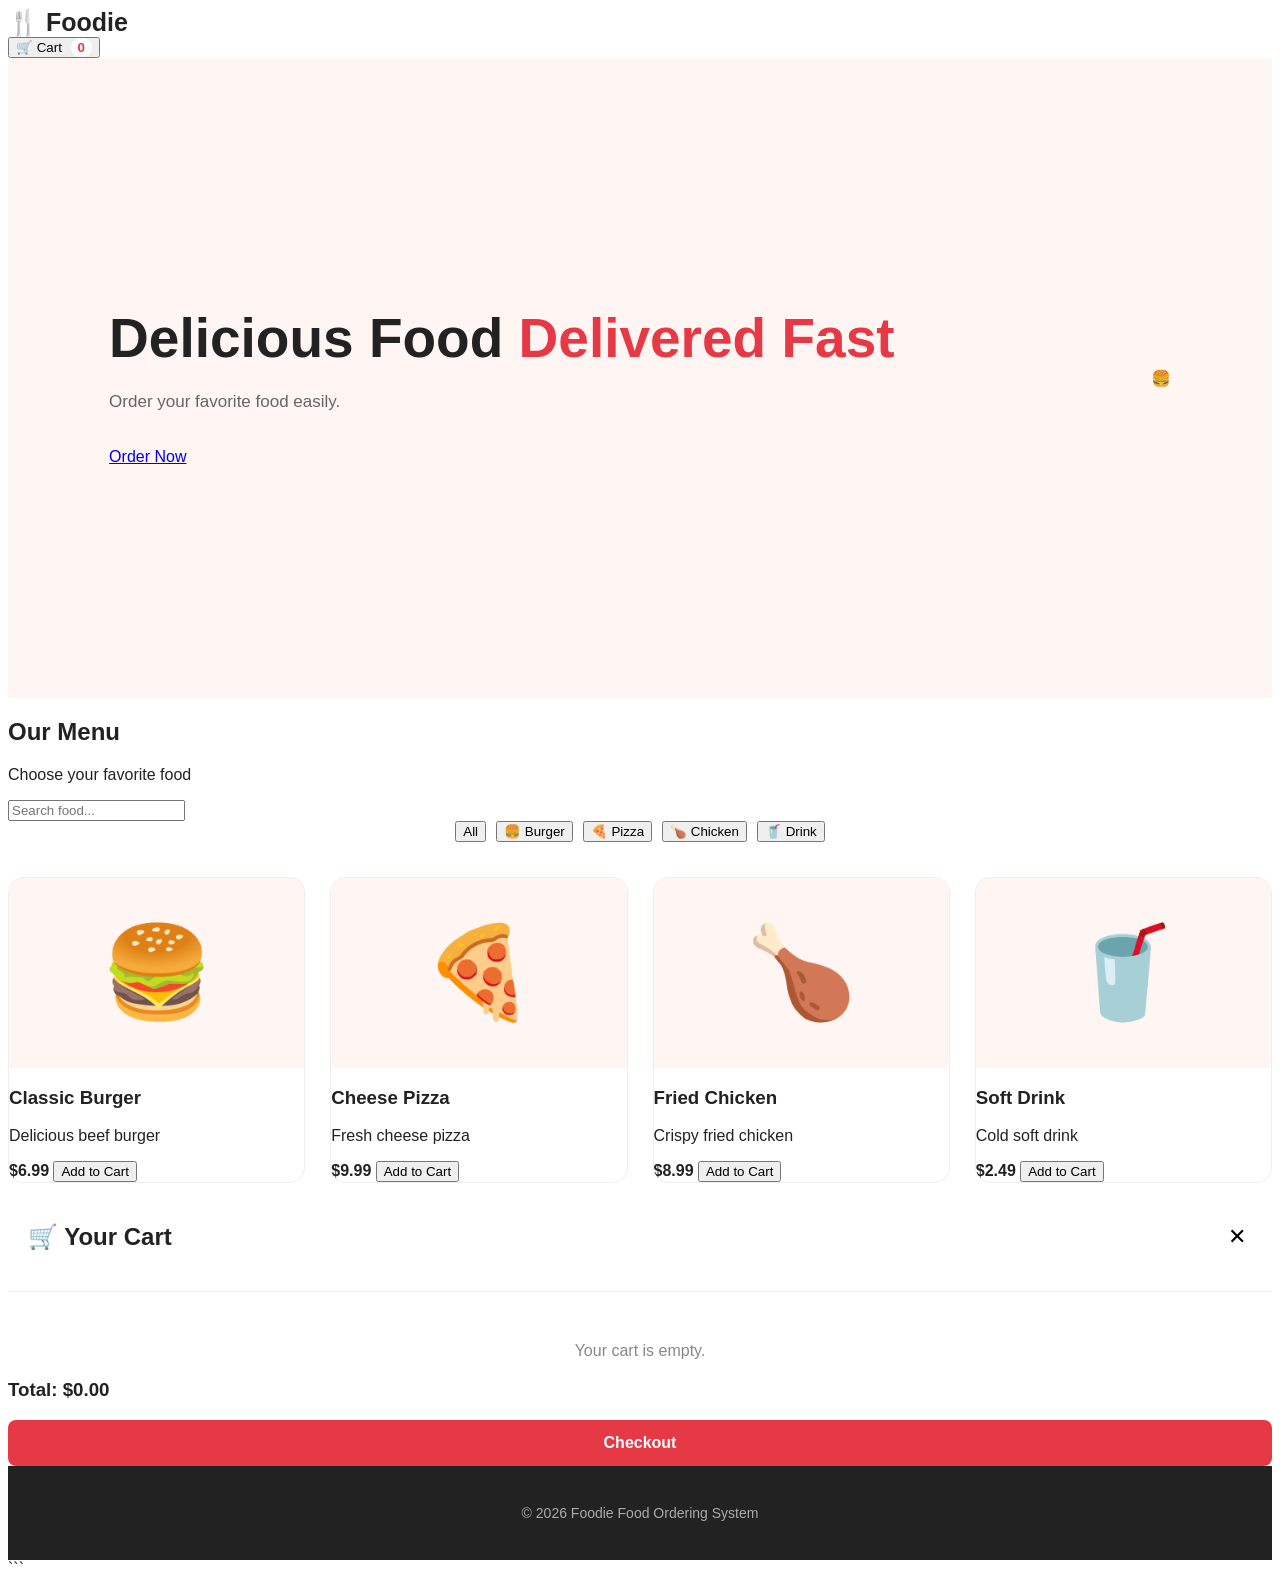
<file: index.html>
<!DOCTYPE html>
<html lang="en">

<head>

    <meta charset="UTF-8">

    <meta name="viewport"
          content="width=device-width, initial-scale=1.0">

    <title>Food Ordering System</title>

    <link rel="stylesheet" href="style.css">

</head>

<body>

    <!-- HEADER -->
    <header>

        <div class="logo">
            🍴 Foodie
        </div>

        <button onclick="openCart()">
            🛒 Cart
            <span id="cart-count">0</span>
        </button>

    </header>


    <!-- HERO -->
    <section class="hero">

        <div>

            <h1>
                Delicious Food
                <span>Delivered Fast</span>
            </h1>

            <p>
                Order your favorite food easily.
            </p>

            <a href="#menu">
                Order Now
            </a>

        </div>

        <div class="hero-food">
            🍔
        </div>

    </section>


    <!-- MENU -->
    <section id="menu">

        <h2>Our Menu</h2>

        <p class="subtitle">
            Choose your favorite food
        </p>


        <!-- SEARCH -->
        <input
            type="text"
            id="search-input"
            placeholder="Search food..."
            onkeyup="searchFood()"
        >


        <!-- CATEGORY -->
        <div class="categories">

            <button onclick="filterFood('all')">
                All
            </button>

            <button onclick="filterFood('burger')">
                🍔 Burger
            </button>

            <button onclick="filterFood('pizza')">
                🍕 Pizza
            </button>

            <button onclick="filterFood('chicken')">
                🍗 Chicken
            </button>

            <button onclick="filterFood('drink')">
                🥤 Drink
            </button>

        </div>


        <!-- FOOD -->
        <div class="food-grid">


            <!-- FOOD 1 -->
            <div class="food-card"
                 data-category="burger">

                <div class="food-image">
                    🍔
                </div>

                <h3>
                    Classic Burger
                </h3>

                <p>
                    Delicious beef burger
                </p>

                <strong>
                    $6.99
                </strong>

                <button
                    onclick="addToCart(
                        'Classic Burger',
                        6.99,
                        '🍔'
                    )">

                    Add to Cart

                </button>

            </div>


            <!-- FOOD 2 -->
            <div class="food-card"
                 data-category="pizza">

                <div class="food-image">
                    🍕
                </div>

                <h3>
                    Cheese Pizza
                </h3>

                <p>
                    Fresh cheese pizza
                </p>

                <strong>
                    $9.99
                </strong>

                <button
                    onclick="addToCart(
                        'Cheese Pizza',
                        9.99,
                        '🍕'
                    )">

                    Add to Cart

                </button>

            </div>


            <!-- FOOD 3 -->
            <div class="food-card"
                 data-category="chicken">

                <div class="food-image">
                    🍗
                </div>

                <h3>
                    Fried Chicken
                </h3>

                <p>
                    Crispy fried chicken
                </p>

                <strong>
                    $8.99
                </strong>

                <button
                    onclick="addToCart(
                        'Fried Chicken',
                        8.99,
                        '🍗'
                    )">

                    Add to Cart

                </button>

            </div>


            <!-- FOOD 4 -->
            <div class="food-card"
                 data-category="drink">

                <div class="food-image">
                    🥤
                </div>

                <h3>
                    Soft Drink
                </h3>

                <p>
                    Cold soft drink
                </p>

                <strong>
                    $2.49
                </strong>

                <button
                    onclick="addToCart(
                        'Soft Drink',
                        2.49,
                        '🥤'
                    )">

                    Add to Cart

                </button>

            </div>

        </div>

    </section>


    <!-- CART OVERLAY -->

    <div id="cart-overlay"
         onclick="closeCart()">
    </div>


    <!-- CART -->

    <div id="cart-sidebar">

        <div class="cart-header">

            <h2>
                🛒 Your Cart
            </h2>

            <button onclick="closeCart()">
                ✕
            </button>

        </div>


        <div id="cart-items">

            <p class="empty-cart">
                Your cart is empty.
            </p>

        </div>


        <div class="cart-bottom">

            <h3>
                Total:
                <span id="cart-total">
                    $0.00
                </span>
            </h3>

            <button
                class="checkout-btn"
                onclick="goToCheckout()">

                Checkout

            </button>

        </div>

    </div>


    <footer>

        <p>
            © 2026 Foodie Food Ordering System
        </p>

    </footer>


    <script src="script.js"></script>

</body>

</html>
```
</file>
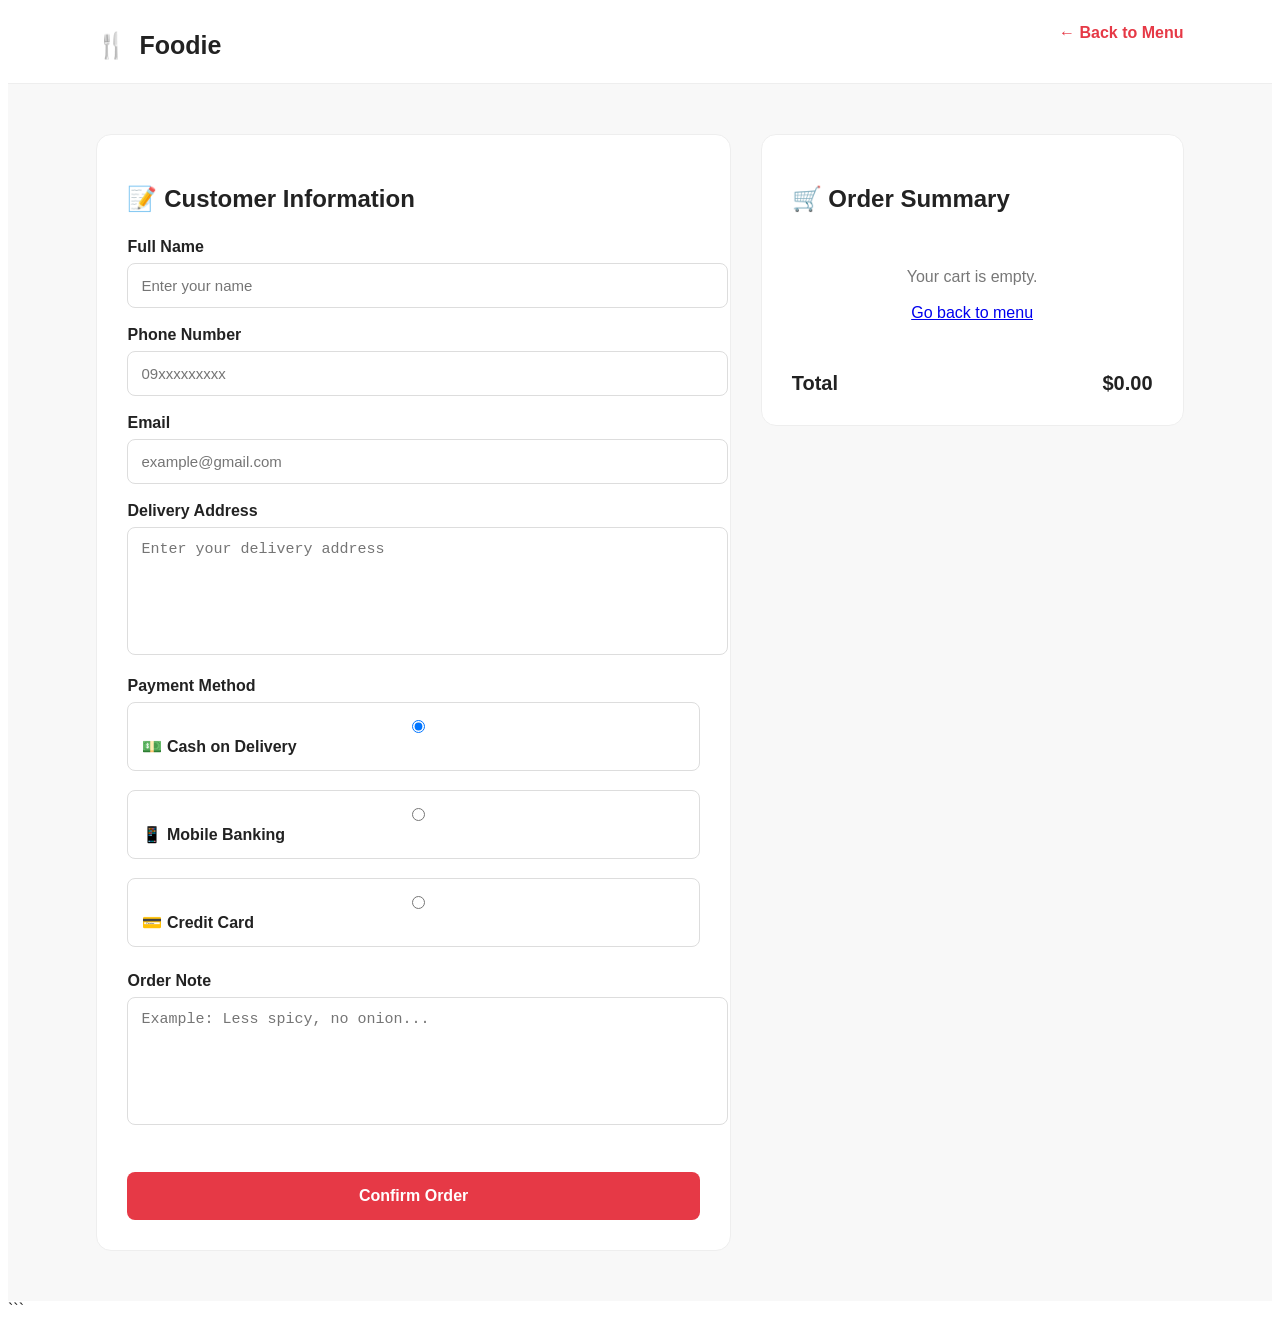
<file: checkout.html>
<!DOCTYPE html>
<html lang="en">

<head>

    <meta charset="UTF-8">

    <meta name="viewport"
          content="width=device-width, initial-scale=1.0">

    <title>Checkout - Foodie</title>

    <link rel="stylesheet" href="style.css">

    <style>

        /* ================= CHECKOUT ================= */

        .checkout-page {
            min-height: 100vh;
            background: #f8f8f8;
            padding: 50px 7%;
        }

        .checkout-container {
            max-width: 1100px;
            margin: auto;
            display: grid;
            grid-template-columns: 1.5fr 1fr;
            gap: 30px;
        }

        .checkout-box {
            background: white;
            padding: 30px;
            border-radius: 15px;
            border: 1px solid #eee;
        }

        .checkout-box h2 {
            margin-bottom: 25px;
        }

        .form-group {
            margin-bottom: 18px;
        }

        .form-group label {
            display: block;
            margin-bottom: 7px;
            font-weight: 600;
        }

        .form-group input,
        .form-group textarea,
        .form-group select {
            width: 100%;
            padding: 13px;
            border: 1px solid #ddd;
            border-radius: 8px;
            outline: none;
            font-size: 15px;
        }

        .form-group textarea {
            height: 100px;
            resize: none;
        }

        .form-group input:focus,
        .form-group textarea:focus,
        .form-group select:focus {
            border-color: #e63946;
        }

        .payment-method {
            display: flex;
            flex-direction: column;
            gap: 12px;
        }

        .payment-option {
            border: 1px solid #ddd;
            padding: 14px;
            border-radius: 8px;
            cursor: pointer;
        }

        .payment-option:hover {
            border-color: #e63946;
        }

        .payment-option input {
            margin-right: 8px;
        }

        .order-summary {
            position: sticky;
            top: 95px;
            height: fit-content;
        }

        .summary-item {
            display: flex;
            justify-content: space-between;
            padding: 12px 0;
            border-bottom: 1px solid #eee;
        }

        .summary-total {
            display: flex;
            justify-content: space-between;
            font-size: 20px;
            font-weight: bold;
            margin-top: 20px;
        }

        .confirm-btn {
            width: 100%;
            border: none;
            background: #e63946;
            color: white;
            padding: 15px;
            margin-top: 25px;
            border-radius: 8px;
            font-size: 16px;
            font-weight: bold;
            cursor: pointer;
        }

        .confirm-btn:hover {
            background: #c92f3c;
        }

        .back-btn {
            display: inline-block;
            margin-bottom: 25px;
            text-decoration: none;
            color: #e63946;
            font-weight: bold;
        }

        .empty-checkout {
            text-align: center;
            padding: 30px 10px;
            color: #777;
        }

        @media (max-width: 800px) {

            .checkout-container {
                grid-template-columns: 1fr;
            }

            .order-summary {
                position: static;
            }

        }

    </style>

</head>


<body>


    <!-- ================= HEADER ================= -->

    <header class="header">

        <div class="logo">
            🍴 <span>Foodie</span>
        </div>

        <a href="index.html"
           class="back-btn">
            ← Back to Menu
        </a>

    </header>


    <!-- ================= CHECKOUT ================= -->

    <section class="checkout-page">

        <div class="checkout-container">


            <!-- ================= CUSTOMER FORM ================= -->

            <div class="checkout-box">

                <h2>
                    📝 Customer Information
                </h2>


                <form id="checkout-form">


                    <div class="form-group">

                        <label>
                            Full Name
                        </label>

                        <input
                            type="text"
                            id="customer-name"
                            placeholder="Enter your name"
                            required>

                    </div>


                    <div class="form-group">

                        <label>
                            Phone Number
                        </label>

                        <input
                            type="tel"
                            id="customer-phone"
                            placeholder="09xxxxxxxxx"
                            required>

                    </div>


                    <div class="form-group">

                        <label>
                            Email
                        </label>

                        <input
                            type="email"
                            id="customer-email"
                            placeholder="example@gmail.com"
                            required>

                    </div>


                    <div class="form-group">

                        <label>
                            Delivery Address
                        </label>

                        <textarea
                            id="delivery-address"
                            placeholder="Enter your delivery address"
                            required></textarea>

                    </div>


                    <div class="form-group">

                        <label>
                            Payment Method
                        </label>

                        <div class="payment-method">

                            <label class="payment-option">

                                <input
                                    type="radio"
                                    name="payment"
                                    value="Cash on Delivery"
                                    checked>

                                💵 Cash on Delivery

                            </label>


                            <label class="payment-option">

                                <input
                                    type="radio"
                                    name="payment"
                                    value="Mobile Banking">

                                📱 Mobile Banking

                            </label>


                            <label class="payment-option">

                                <input
                                    type="radio"
                                    name="payment"
                                    value="Credit Card">

                                💳 Credit Card

                            </label>

                        </div>

                    </div>


                    <div class="form-group">

                        <label>
                            Order Note
                        </label>

                        <textarea
                            id="order-note"
                            placeholder="Example: Less spicy, no onion..."></textarea>

                    </div>


                    <button
                        type="submit"
                        class="confirm-btn">

                        Confirm Order

                    </button>

                </form>

            </div>


            <!-- ================= ORDER SUMMARY ================= -->

            <div class="checkout-box order-summary">

                <h2>
                    🛒 Order Summary
                </h2>


                <div id="checkout-items">

                    <!-- Items will be loaded by JavaScript -->

                </div>


                <div class="summary-total">

                    <span>
                        Total
                    </span>

                    <span id="checkout-total">
                        $0.00
                    </span>

                </div>

            </div>


        </div>

    </section>


    <script>

        // ========================================
        // LOAD CART
        // ========================================

        let cart =
            JSON.parse(
                localStorage.getItem("foodieCart")
            ) || [];


        // ========================================
        // DISPLAY ORDER
        // ========================================

        function displayCheckout() {

            const container =
                document.getElementById(
                    "checkout-items"
                );

            const totalElement =
                document.getElementById(
                    "checkout-total"
                );


            container.innerHTML = "";


            if (cart.length === 0) {

                container.innerHTML = `
                    <div class="empty-checkout">
                        Your cart is empty.
                        <br><br>
                        <a href="index.html">
                            Go back to menu
                        </a>
                    </div>
                `;

                totalElement.textContent = "$0.00";

                return;
            }


            let total = 0;


            cart.forEach(item => {

                const itemTotal =
                    item.price * item.quantity;

                total += itemTotal;


                container.innerHTML += `

                    <div class="summary-item">

                        <span>
                            ${item.image}
                            ${item.name}
                            × ${item.quantity}
                        </span>

                        <strong>
                            $${itemTotal.toFixed(2)}
                        </strong>

                    </div>

                `;

            });


            totalElement.textContent =
                "$" + total.toFixed(2);

        }


        // ========================================
        // SUBMIT ORDER
        // ========================================

        document
            .getElementById("checkout-form")
            .addEventListener("submit", function(event) {

                event.preventDefault();


                if (cart.length === 0) {

                    alert(
                        "Your cart is empty!"
                    );

                    return;
                }


                const name =
                    document.getElementById(
                        "customer-name"
                    ).value;


                const phone =
                    document.getElementById(
                        "customer-phone"
                    ).value;


                const address =
                    document.getElementById(
                        "delivery-address"
                    ).value;


                const payment =
                    document.querySelector(
                        'input[name="payment"]:checked'
                    ).value;


                let total = 0;


                cart.forEach(item => {

                    total +=
                        item.price * item.quantity;

                });


                alert(
                    "Order Confirmed! 🎉\n\n" +
                    "Customer: " + name + "\n" +
                    "Phone: " + phone + "\n" +
                    "Payment: " + payment + "\n" +
                    "Total: $" +
                    total.toFixed(2)
                );


                // Clear cart
                localStorage.removeItem(
                    "foodieCart"
                );

                cart = [];


                // Go back to home
                window.location.href =
                    "index.html";

            });


        // ========================================
        // INITIALIZE
        // ========================================

        displayCheckout();

    </script>

</body>

</html>
```
</file>
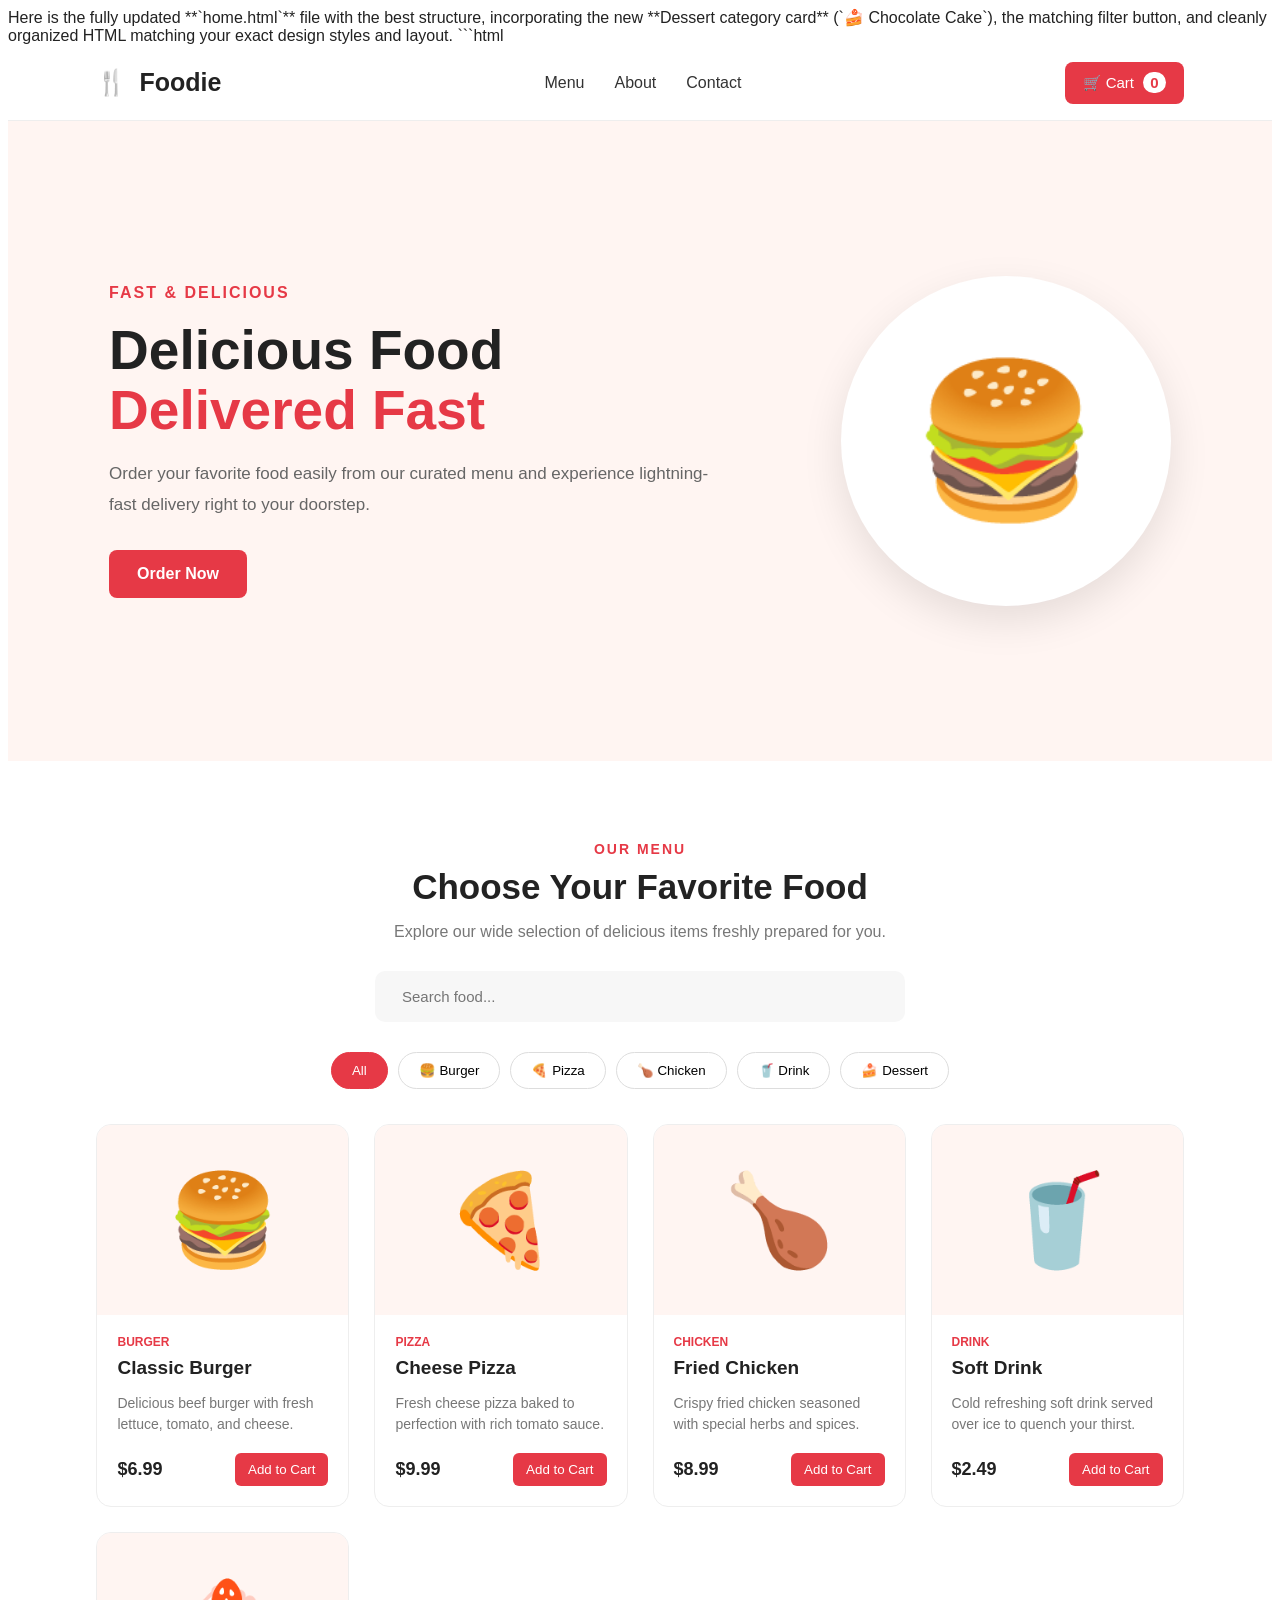
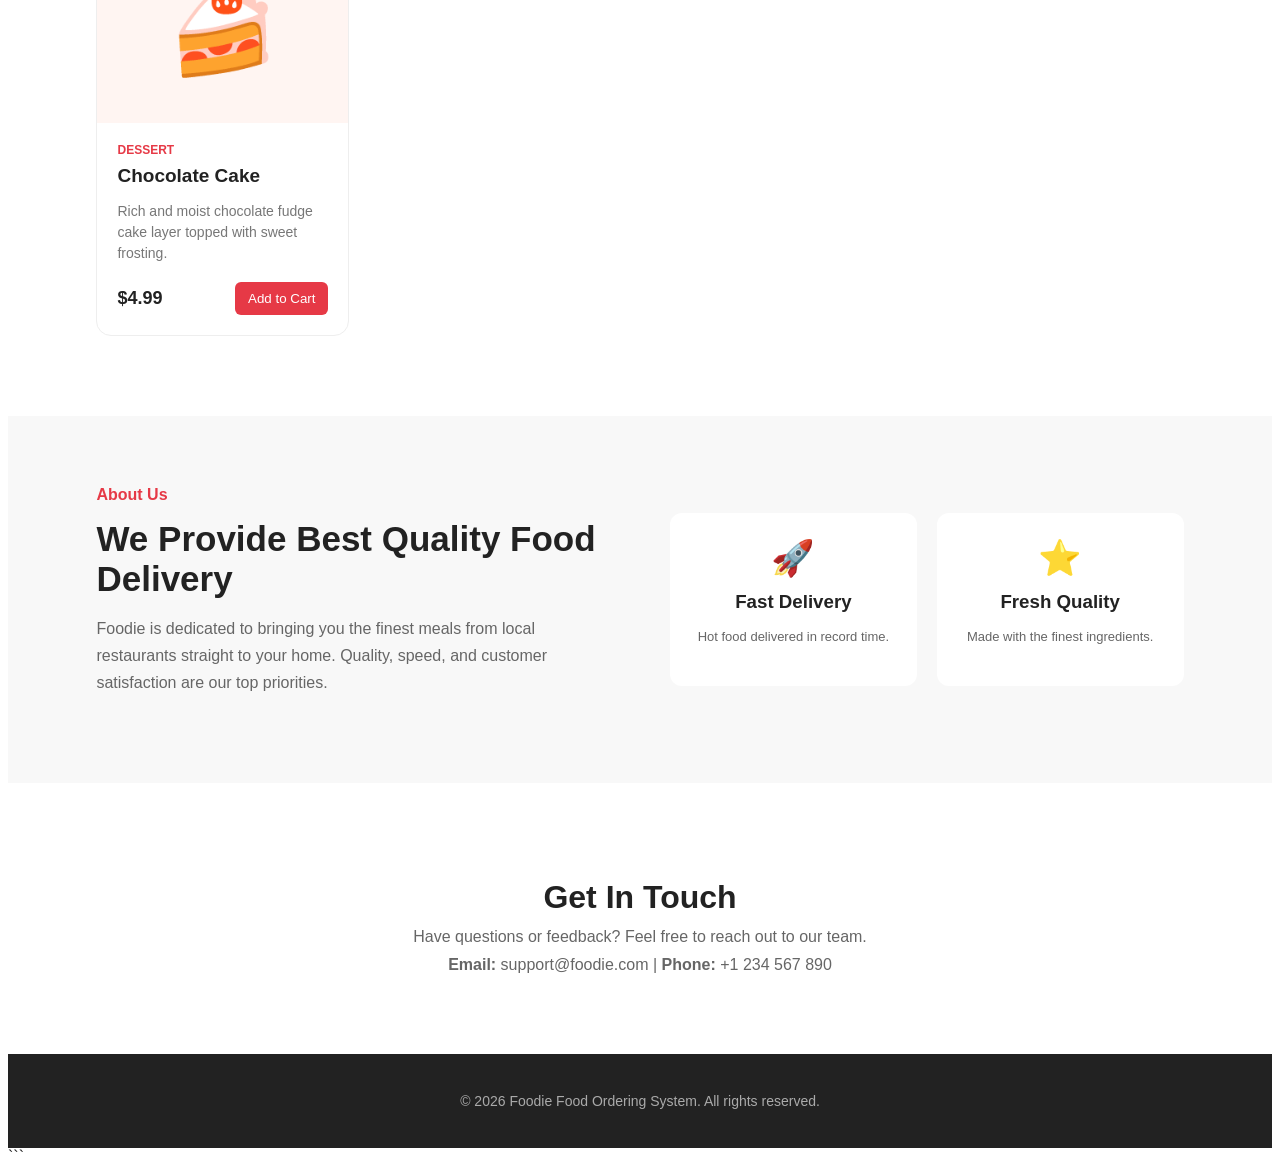
<file: home.html>
Here is the fully updated **`home.html`** file with the best structure, incorporating the new **Dessert category card** (`🍰 Chocolate Cake`), the matching filter button, and cleanly organized HTML matching your exact design styles and layout.

```html
<!DOCTYPE html>
<html lang="en">

<head>
    <meta charset="UTF-8">
    <meta name="viewport" content="width=device-width, initial-scale=1.0">
    <title>Food Ordering System - Foodie</title>
    <link rel="stylesheet" href="style.css">
</head>

<body>

    <!-- ================= HEADER ================= -->
    <header class="header">
        <div class="logo">
            🍴 <span>Foodie</span>
        </div>

        <nav class="nav">
            <a href="#menu">Menu</a>
            <a href="#about">About</a>
            <a href="#contact">Contact</a>
        </nav>

        <button class="cart-btn" onclick="openCart()">
            🛒 Cart <span id="cart-count">0</span>
        </button>
    </header>

    <!-- ================= HERO ================= -->
    <section class="hero">
        <div class="hero-content">
            <span class="hero-small-title">Fast & Delicious</span>
            <h1>
                Delicious Food
                <span>Delivered Fast</span>
            </h1>
            <p>
                Order your favorite food easily from our curated menu and experience lightning-fast delivery right to your doorstep.
            </p>
            <a href="#menu" class="hero-btn">
                Order Now
            </a>
        </div>

        <div class="hero-image">
            🍔
        </div>
    </section>

    <!-- ================= MENU ================= -->
    <section id="menu" class="menu-section">

        <div class="section-title">
            <span>OUR MENU</span>
            <h2>Choose Your Favorite Food</h2>
            <p>Explore our wide selection of delicious items freshly prepared for you.</p>
        </div>

        <!-- SEARCH -->
        <div class="search-box">
            <input
                type="text"
                id="search-input"
                placeholder="Search food..."
                onkeyup="searchFood()"
            >
        </div>

        <!-- CATEGORIES -->
        <div class="categories">
            <button class="category-btn active" onclick="filterFood('all')">
                All
            </button>
            <button class="category-btn" onclick="filterFood('burger')">
                🍔 Burger
            </button>
            <button class="category-btn" onclick="filterFood('pizza')">
                🍕 Pizza
            </button>
            <button class="category-btn" onclick="filterFood('chicken')">
                🍗 Chicken
            </button>
            <button class="category-btn" onclick="filterFood('drink')">
                🥤 Drink
            </button>
            <button class="category-btn" onclick="filterFood('dessert')">
                🍰 Dessert
            </button>
        </div>

        <!-- FOOD GRID -->
        <div class="food-grid">

            <!-- FOOD 1: BURGER -->
            <div class="food-card" data-category="burger">
                <div class="food-image">
                    🍔
                </div>
                <div class="food-info">
                    <span class="food-category">Burger</span>
                    <h3>Classic Burger</h3>
                    <p>Delicious beef burger with fresh lettuce, tomato, and cheese.</p>
                    <div class="food-bottom">
                        <strong>$6.99</strong>
                        <button onclick="addToCart('Classic Burger', 6.99, '🍔')">
                            Add to Cart
                        </button>
                    </div>
                </div>
            </div>

            <!-- FOOD 2: PIZZA -->
            <div class="food-card" data-category="pizza">
                <div class="food-image">
                    🍕
                </div>
                <div class="food-info">
                    <span class="food-category">Pizza</span>
                    <h3>Cheese Pizza</h3>
                    <p>Fresh cheese pizza baked to perfection with rich tomato sauce.</p>
                    <div class="food-bottom">
                        <strong>$9.99</strong>
                        <button onclick="addToCart('Cheese Pizza', 9.99, '🍕')">
                            Add to Cart
                        </button>
                    </div>
                </div>
            </div>

            <!-- FOOD 3: CHICKEN -->
            <div class="food-card" data-category="chicken">
                <div class="food-image">
                    🍗
                </div>
                <div class="food-info">
                    <span class="food-category">Chicken</span>
                    <h3>Fried Chicken</h3>
                    <p>Crispy fried chicken seasoned with special herbs and spices.</p>
                    <div class="food-bottom">
                        <strong>$8.99</strong>
                        <button onclick="addToCart('Fried Chicken', 8.99, '🍗')">
                            Add to Cart
                        </button>
                    </div>
                </div>
            </div>

            <!-- FOOD 4: DRINK -->
            <div class="food-card" data-category="drink">
                <div class="food-image">
                    🥤
                </div>
                <div class="food-info">
                    <span class="food-category">Drink</span>
                    <h3>Soft Drink</h3>
                    <p>Cold refreshing soft drink served over ice to quench your thirst.</p>
                    <div class="food-bottom">
                        <strong>$2.49</strong>
                        <button onclick="addToCart('Soft Drink', 2.49, '🥤')">
                            Add to Cart
                        </button>
                    </div>
                </div>
            </div>

            <!-- FOOD 5: DESSERT (NEW BEST ADDITION) -->
            <div class="food-card" data-category="dessert">
                <div class="food-image">
                    🍰
                </div>
                <div class="food-info">
                    <span class="food-category">Dessert</span>
                    <h3>Chocolate Cake</h3>
                    <p>Rich and moist chocolate fudge cake layer topped with sweet frosting.</p>
                    <div class="food-bottom">
                        <strong>$4.99</strong>
                        <button onclick="addToCart('Chocolate Cake', 4.99, '🍰')">
                            Add to Cart
                        </button>
                    </div>
                </div>
            </div>

        </div>

    </section>

    <!-- ================= ABOUT SECTION ================= -->
    <section id="about" class="about">
        <div>
            <span>About Us</span>
            <h2>We Provide Best Quality Food Delivery</h2>
            <p>
                Foodie is dedicated to bringing you the finest meals from local restaurants straight to your home. Quality, speed, and customer satisfaction are our top priorities.
            </p>
        </div>
        <div class="features">
            <div>
                <span>🚀</span>
                <h3>Fast Delivery</h3>
                <p>Hot food delivered in record time.</p>
            </div>
            <div>
                <span>⭐</span>
                <h3>Fresh Quality</h3>
                <p>Made with the finest ingredients.</p>
            </div>
        </div>
    </section>

    <!-- ================= CONTACT SECTION ================= -->
    <section id="contact" class="contact">
        <h2>Get In Touch</h2>
        <p>Have questions or feedback? Feel free to reach out to our team.</p>
        <p><strong>Email:</strong> support@foodie.com | <strong>Phone:</strong> +1 234 567 890</p>
    </section>

    <!-- ================= CART OVERLAY ================= -->
    <div id="cart-overlay" class="cart-overlay" onclick="closeCart()"></div>

    <!-- ================= CART SIDEBAR ================= -->
    <div id="cart-sidebar" class="cart-sidebar">
        <div class="cart-header">
            <h2>🛒 Your Cart</h2>
            <button onclick="closeCart()">✕</button>
        </div>

        <div id="cart-items" class="cart-items">
            <p class="empty-cart">Your cart is empty.</p>
        </div>

        <div class="cart-footer">
            <div class="subtotal">
                <span>Total:</span>
                <span id="cart-total">$0.00</span>
            </div>
            <button class="checkout-btn" onclick="goToCheckout()">
                Checkout
            </button>
        </div>
    </div>

    <!-- ================= FOOTER ================= -->
    <footer>
        <p>© 2026 Foodie Food Ordering System. All rights reserved.</p>
    </footer>

    <!-- Script Integration -->
    <script src="script.js"></script>
</body>

</html>

```
</file>
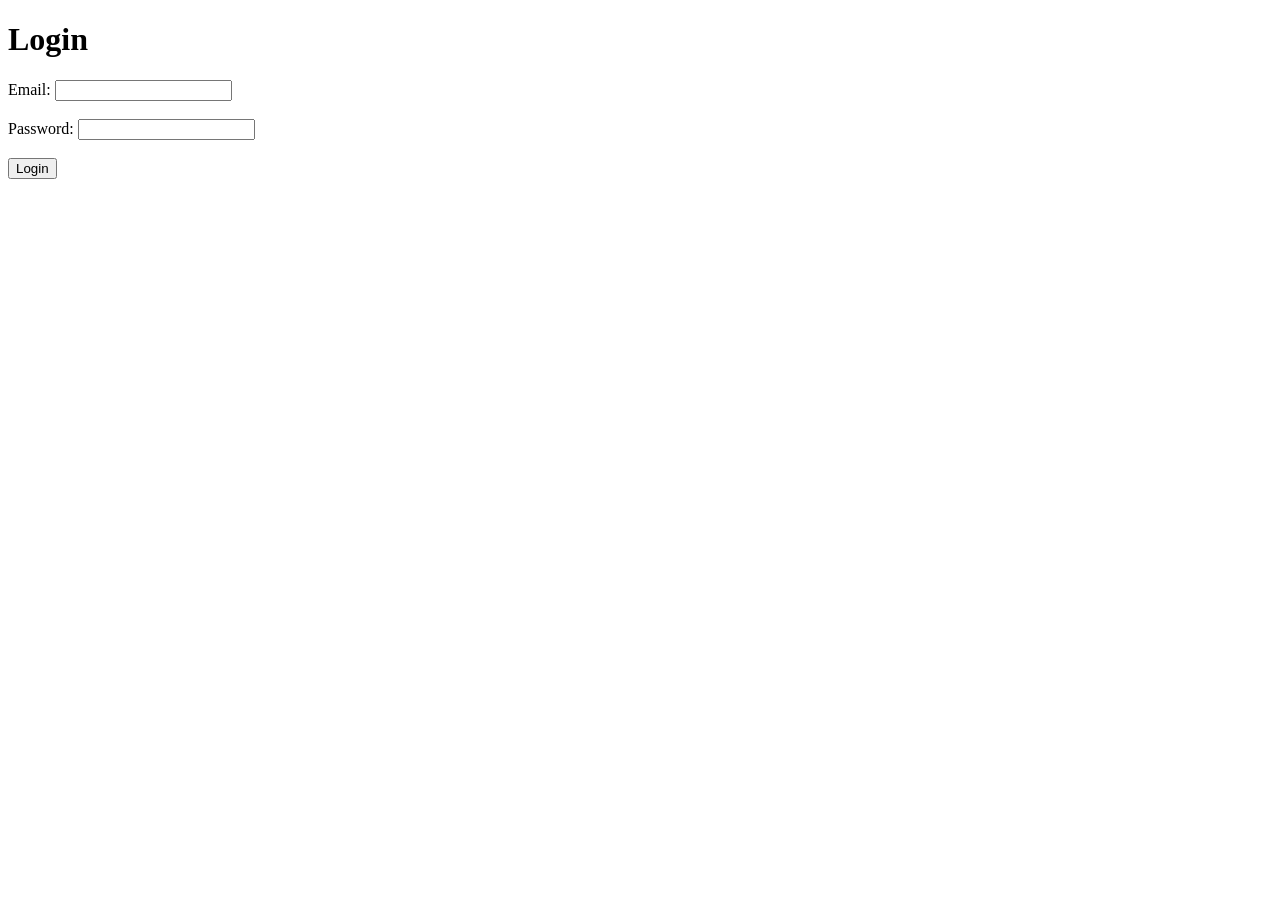
<file: login.html>
<!DOCTYPE html>
<html>
<head>
    <title>Login</title>
</head>
<body>

    <h1>Login</h1>

    <form>
        <label>Email:</label>
        <input type="email" name="email">

        <br><br>

        <label>Password:</label>
        <input type="password" name="password">

        <br><br>

        <button type="submit">Login</button>
    </form>

</body>
</html>
</file>
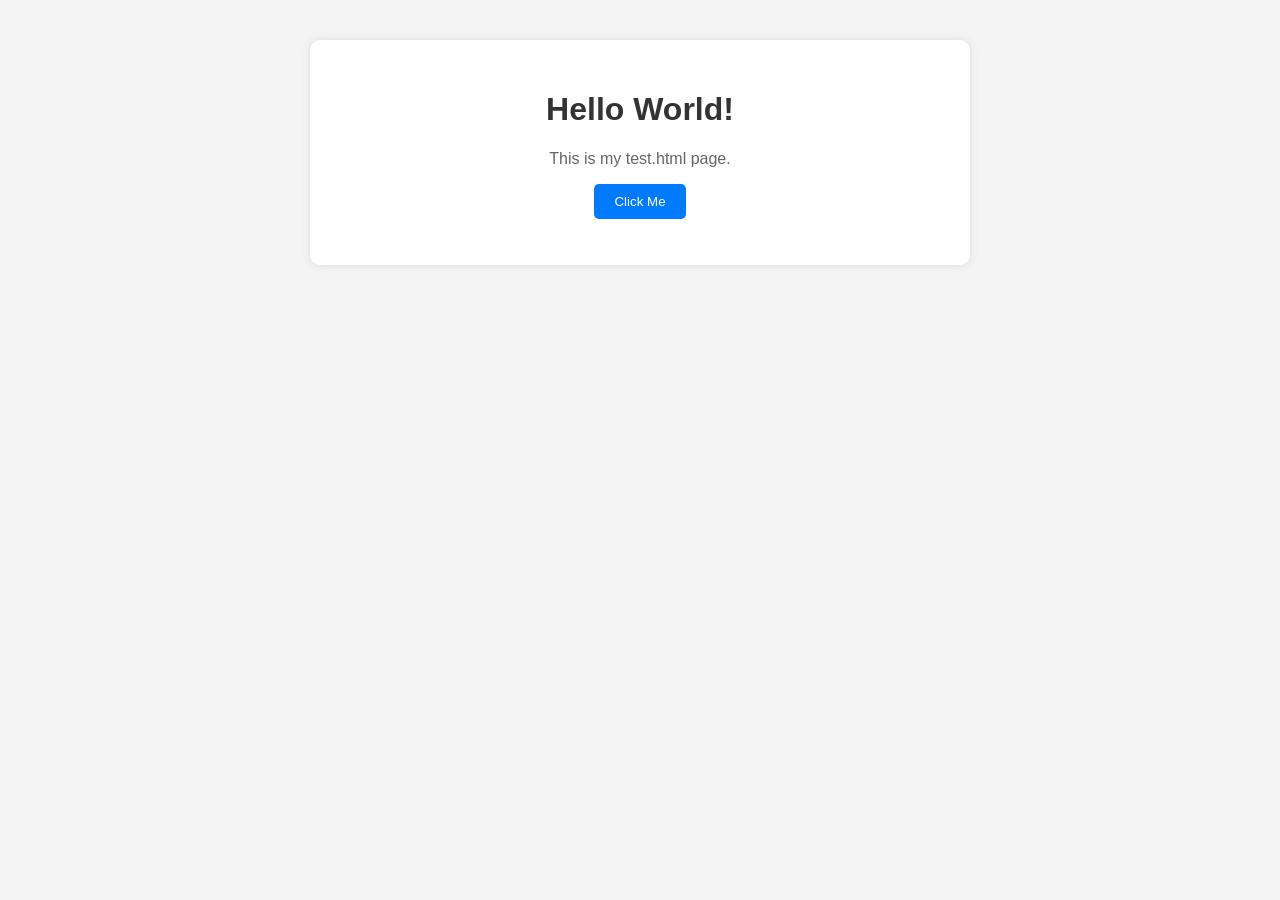
<file: test.html>
<!DOCTYPE html>
<html lang="en">
<head>
    <meta charset="UTF-8">
    <meta name="viewport" content="width=device-width, initial-scale=1.0">

    <title>Test Page</title>

    <style>
        body {
            font-family: Arial, sans-serif;
            background-color: #f4f4f4;
            margin: 0;
            padding: 40px;
            text-align: center;
        }

        .container {
            background: white;
            max-width: 600px;
            margin: auto;
            padding: 30px;
            border-radius: 10px;
            box-shadow: 0 0 10px rgba(0,0,0,0.1);
        }

        h1 {
            color: #333;
        }

        p {
            color: #666;
        }

        button {
            padding: 10px 20px;
            border: none;
            border-radius: 5px;
            background-color: #007bff;
            color: white;
            cursor: pointer;
        }

        button:hover {
            background-color: #0056b3;
        }
    </style>
</head>

<body>

    <div class="container">
        <h1>Hello World!</h1>

        <p>This is my test.html page.</p>

        <button onclick="showMessage()">Click Me</button>

        <p id="message"></p>
    </div>

    <script>
        function showMessage() {
            document.getElementById("message").innerHTML =
                "Button clicked successfully!";
        }
    </script>

</body>
</html>
</file>
<file: style.css>
```css
* {
    margin: 0;
    padding: 0;
    box-sizing: border-box;
}

html {
    scroll-behavior: smooth;
}

body {
    font-family: Arial, Helvetica, sans-serif;
    background: #fff;
    color: #222;
}


/* ================= HEADER ================= */

.header {
    height: 75px;
    padding: 0 7%;
    display: flex;
    align-items: center;
    justify-content: space-between;
    background: white;
    border-bottom: 1px solid #eee;
    position: sticky;
    top: 0;
    z-index: 100;
}

.logo {
    font-size: 25px;
    font-weight: 700;
}

.logo span {
    margin-left: 5px;
}

.nav {
    display: flex;
    gap: 30px;
}

.nav a {
    text-decoration: none;
    color: #333;
    font-weight: 500;
}

.nav a:hover {
    color: #e63946;
}

.cart-btn {
    border: none;
    background: #e63946;
    color: white;
    padding: 12px 18px;
    border-radius: 8px;
    cursor: pointer;
    font-size: 15px;
}

.cart-btn:hover {
    background: #c92f3c;
}

#cart-count {
    background: white;
    color: #e63946;
    padding: 2px 7px;
    border-radius: 20px;
    margin-left: 5px;
    font-weight: bold;
}


/* ================= HERO ================= */

.hero {
    min-height: 500px;
    padding: 70px 8%;
    display: flex;
    align-items: center;
    justify-content: space-between;
    background: #fff5f2;
}

.hero-content {
    max-width: 600px;
}

.hero-small-title {
    color: #e63946;
    font-weight: bold;
    text-transform: uppercase;
    letter-spacing: 2px;
}

.hero h1 {
    font-size: 55px;
    line-height: 1.1;
    margin: 18px 0;
}

.hero h1 span {
    color: #e63946;
}

.hero p {
    color: #666;
    line-height: 1.8;
    margin-bottom: 30px;
    font-size: 17px;
}

.hero-btn {
    display: inline-block;
    background: #e63946;
    color: white;
    text-decoration: none;
    padding: 15px 28px;
    border-radius: 8px;
    font-weight: bold;
}

.hero-btn:hover {
    background: #c92f3c;
}

.hero-image {
    width: 330px;
    height: 330px;
    border-radius: 50%;
    background: white;
    display: flex;
    align-items: center;
    justify-content: center;
    font-size: 150px;
    box-shadow: 0 15px 40px rgba(0,0,0,0.1);
}


/* ================= MENU ================= */

.menu-section {
    padding: 80px 7%;
}

.section-title {
    text-align: center;
    margin-bottom: 30px;
}

.section-title span {
    color: #e63946;
    font-weight: bold;
    font-size: 14px;
    letter-spacing: 2px;
}

.section-title h2 {
    font-size: 35px;
    margin: 10px 0;
}

.section-title p {
    color: #777;
}


/* Search */

.search-box {
    max-width: 500px;
    margin: 30px auto;
    background: #f7f7f7;
    padding: 5px 15px;
    border-radius: 10px;
    display: flex;
    align-items: center;
}

.search-box input {
    width: 100%;
    border: none;
    outline: none;
    background: transparent;
    padding: 12px;
    font-size: 15px;
}


/* Categories */

.categories {
    display: flex;
    justify-content: center;
    flex-wrap: wrap;
    gap: 10px;
    margin-bottom: 35px;
}

.category-btn {
    border: 1px solid #ddd;
    background: white;
    padding: 10px 20px;
    border-radius: 30px;
    cursor: pointer;
}

.category-btn:hover,
.category-btn.active {
    background: #e63946;
    color: white;
    border-color: #e63946;
}


/* Food Grid */

.food-grid {
    display: grid;
    grid-template-columns: repeat(4, 1fr);
    gap: 25px;
}

.food-card {
    background: white;
    border-radius: 15px;
    overflow: hidden;
    border: 1px solid #eee;
    transition: 0.3s;
}

.food-card:hover {
    transform: translateY(-5px);
    box-shadow: 0 12px 30px rgba(0,0,0,0.1);
}

.food-image {
    height: 190px;
    background: #fff5f2;
    display: flex;
    align-items: center;
    justify-content: center;
    font-size: 90px;
}

.food-info {
    padding: 20px;
}

.food-category {
    font-size: 12px;
    color: #e63946;
    font-weight: bold;
    text-transform: uppercase;
}

.food-info h3 {
    margin: 8px 0;
    font-size: 19px;
}

.food-info p {
    color: #777;
    font-size: 14px;
    line-height: 1.5;
    min-height: 42px;
}

.food-bottom {
    display: flex;
    justify-content: space-between;
    align-items: center;
    margin-top: 18px;
}

.food-bottom strong {
    font-size: 18px;
}

.food-bottom button {
    border: none;
    background: #e63946;
    color: white;
    padding: 9px 13px;
    border-radius: 6px;
    cursor: pointer;
}

.food-bottom button:hover {
    background: #c92f3c;
}


/* ================= ABOUT ================= */

.about {
    background: #f8f8f8;
    padding: 70px 7%;
    display: flex;
    gap: 60px;
    align-items: center;
}

.about > div:first-child {
    flex: 1;
}

.about span {
    color: #e63946;
    font-weight: bold;
}

.about h2 {
    font-size: 35px;
    margin: 15px 0;
}

.about p {
    color: #666;
    line-height: 1.7;
}

.features {
    flex: 1;
    display: flex;
    gap: 20px;
}

.features div {
    background: white;
    padding: 25px;
    border-radius: 12px;
    text-align: center;
    flex: 1;
}

.features span {
    font-size: 35px;
}

.features h3 {
    margin: 12px 0 8px;
}

.features p {
    font-size: 13px;
}


/* ================= CONTACT ================= */

.contact {
    padding: 70px 20px;
    text-align: center;
}

.contact h2 {
    font-size: 32px;
    margin-bottom: 12px;
}

.contact p {
    color: #666;
    margin: 10px 0;
}


/* ================= CART ================= */

.cart-overlay {
    position: fixed;
    inset: 0;
    background: rgba(0,0,0,0.45);
    z-index: 200;
    display: none;
}

.cart-overlay.show {
    display: block;
}

.cart-sidebar {
    position: fixed;
    right: -420px;
    top: 0;
    width: 400px;
    height: 100vh;
    background: white;
    z-index: 201;
    transition: 0.3s;
    display: flex;
    flex-direction: column;
}

.cart-sidebar.open {
    right: 0;
}

.cart-header {
    padding: 20px;
    border-bottom: 1px solid #eee;
    display: flex;
    justify-content: space-between;
    align-items: center;
}

.cart-header button {
    border: none;
    background: transparent;
    font-size: 22px;
    cursor: pointer;
}

.cart-items {
    padding: 20px;
    flex: 1;
    overflow-y: auto;
}

.empty-cart {
    text-align: center;
    color: #888;
    margin-top: 50px;
}

.cart-item {
    display: flex;
    gap: 12px;
    padding: 15px 0;
    border-bottom: 1px solid #eee;
}

.cart-item-image {
    width: 55px;
    height: 55px;
    background: #fff5f2;
    border-radius: 8px;
    display: flex;
    align-items: center;
    justify-content: center;
    font-size: 27px;
}

.cart-item-info {
    flex: 1;
}

.cart-item-info h4 {
    margin-bottom: 5px;
}

.cart-item-info p {
    color: #e63946;
    font-weight: bold;
}

.quantity {
    display: flex;
    align-items: center;
    gap: 8px;
    margin-top: 8px;
}

.quantity button {
    width: 25px;
    height: 25px;
    border: none;
    background: #eee;
    border-radius: 5px;
    cursor: pointer;
}

.remove-btn {
    border: none;
    background: transparent;
    color: #e63946;
    cursor: pointer;
}

.cart-footer {
    padding: 20px;
    border-top: 1px solid #eee;
}

.subtotal {
    display: flex;
    justify-content: space-between;
    font-size: 18px;
    margin-bottom: 15px;
}

.checkout-btn {
    width: 100%;
    padding: 14px;
    border: none;
    background: #e63946;
    color: white;
    border-radius: 8px;
    cursor: pointer;
    font-size: 16px;
    font-weight: bold;
}

.checkout-btn:hover {
    background: #c92f3c;
}


/* ================= FOOTER ================= */

footer {
    background: #222;
    color: #aaa;
    text-align: center;
    padding: 25px;
    font-size: 14px;
}


/* ================= RESPONSIVE ================= */

@media (max-width: 1000px) {

    .food-grid {
        grid-template-columns: repeat(2, 1fr);
    }

    .hero h1 {
        font-size: 45px;
    }

    .features {
        flex-direction: column;
    }
}


@media (max-width: 700px) {

    .header {
        padding: 0 20px;
    }

    .nav {
        display: none;
    }

    .hero {
        flex-direction: column;
        text-align: center;
        gap: 40px;
    }

    .hero h1 {
        font-size: 38px;
    }

    .hero-image {
        width: 220px;
        height: 220px;
        font-size: 100px;
    }

    .food-grid {
        grid-template-columns: 1fr;
    }

    .about {
        flex-direction: column;
    }

    .cart-sidebar {
        width: 100%;
        right: -100%;
    }
}
```
</file>
